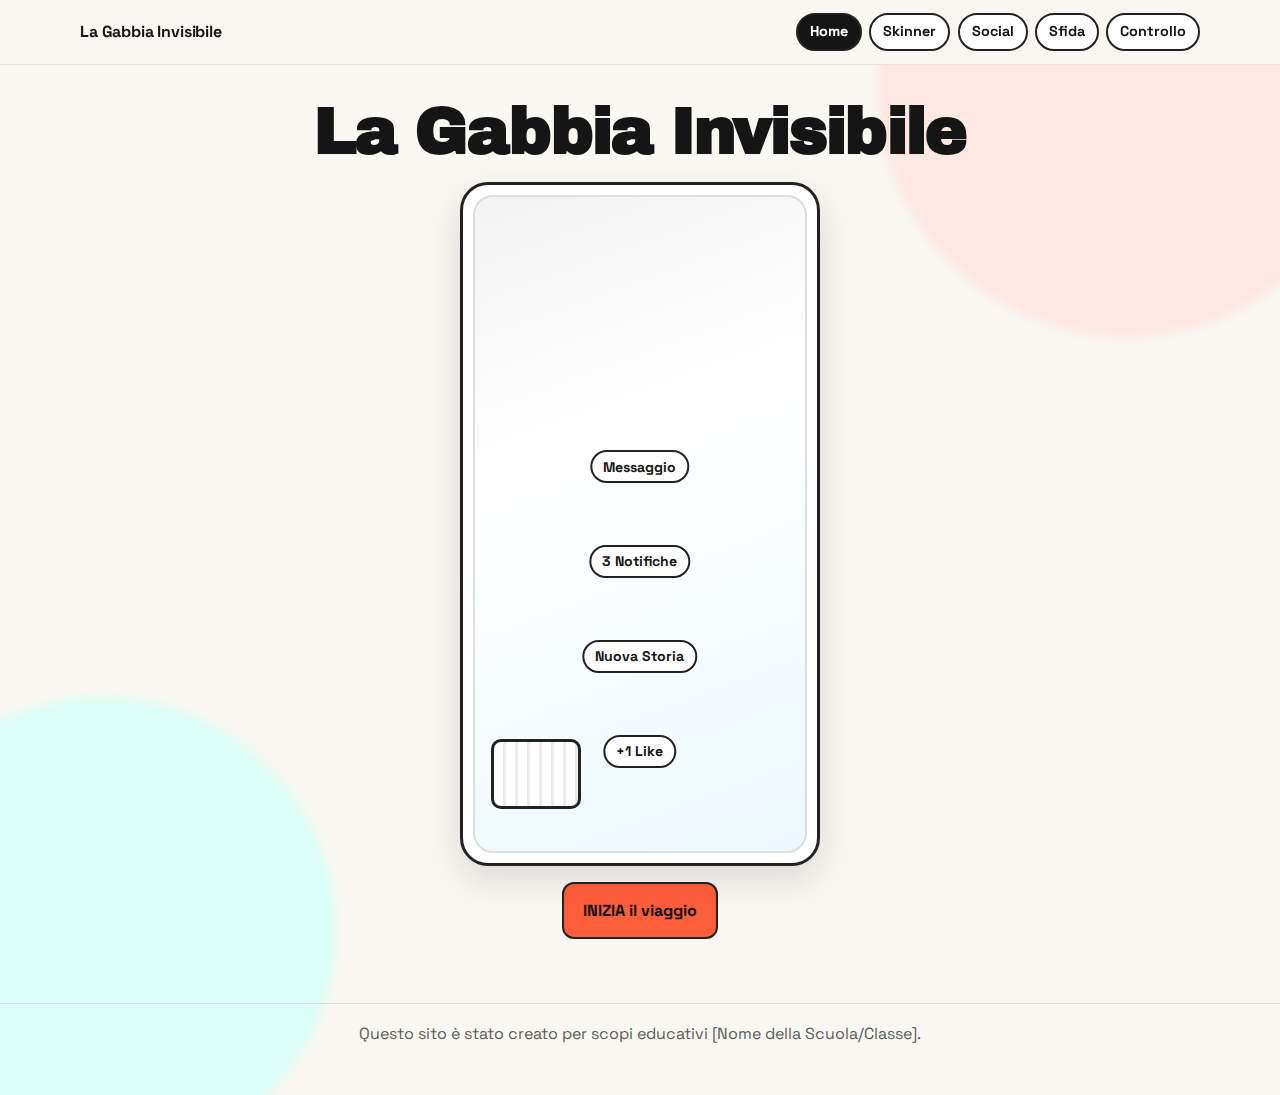
<file: index.html>
<!doctype html>
<html lang="it">
<head>
  <meta charset="UTF-8" />
  <meta http-equiv="refresh" content="0; url=home.html" />
  <meta name="viewport" content="width=device-width, initial-scale=1.0" />
  <title>La Gabbia Invisibile</title>
</head>
<body>
  <a href="home.html">Vai alla Home</a>
</body>
</html>
</file>
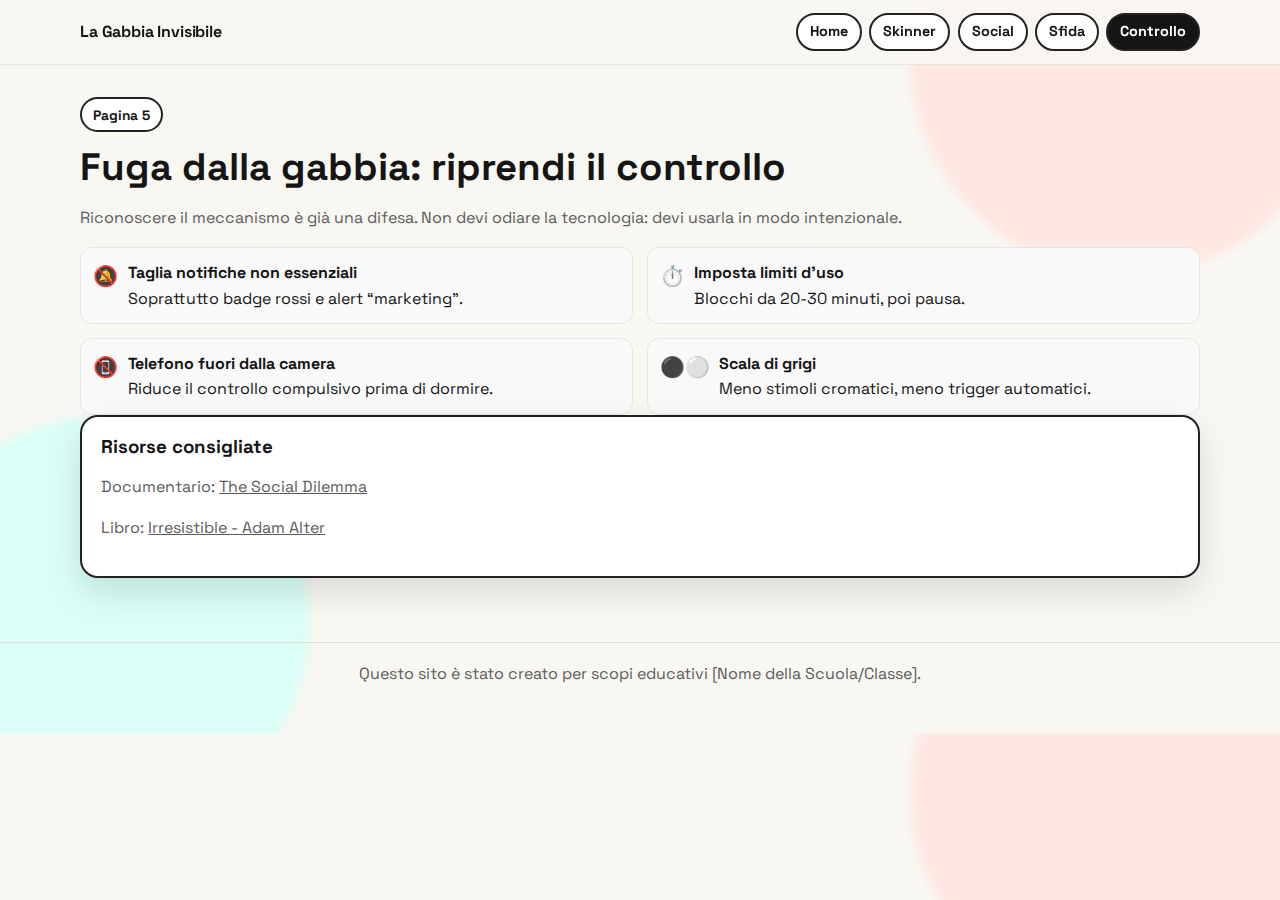
<file: fuga.html>
<!doctype html>
<html lang="it">
<head>
  <meta charset="UTF-8" />
  <meta name="viewport" content="width=device-width, initial-scale=1.0" />
  <title>Fuga dalla Gabbia | La Gabbia Invisibile</title>
  <link rel="preconnect" href="https://fonts.googleapis.com" />
  <link rel="preconnect" href="https://fonts.gstatic.com" crossorigin />
  <link href="https://fonts.googleapis.com/css2?family=Space+Grotesk:wght@400;500;700&family=Archivo+Black&display=swap" rel="stylesheet" />
  <link rel="stylesheet" href="assets/styles.css" />
  <script defer src="assets/common.js"></script>
</head>
<body data-page="fuga">
  <header class="site-header">
    <div class="container header-wrap">
      <a class="brand" href="home.html">La Gabbia Invisibile</a>
      <nav class="menu" aria-label="Menu principale">
        <a href="home.html" data-nav="home">Home</a>
        <a href="skinner.html" data-nav="skinner">Skinner</a>
        <a href="social.html" data-nav="social">Social</a>
        <a href="sfida.html" data-nav="sfida">Sfida</a>
        <a href="fuga.html" data-nav="fuga">Controllo</a>
      </nav>
    </div>
  </header>

  <main class="page">
    <section class="reveal">
      <span class="kicker">Pagina 5</span>
      <h2>Fuga dalla gabbia: riprendi il controllo</h2>
      <p>
        Riconoscere il meccanismo è già una difesa. Non devi odiare la tecnologia:
        devi usarla in modo intenzionale.
      </p>

      <div class="tips-grid">
        <article class="tip-card">
          <i>🔕</i>
          <div>
            <strong>Taglia notifiche non essenziali</strong><br />
            Soprattutto badge rossi e alert “marketing”.
          </div>
        </article>

        <article class="tip-card">
          <i>⏱️</i>
          <div>
            <strong>Imposta limiti d’uso</strong><br />
            Blocchi da 20-30 minuti, poi pausa.
          </div>
        </article>

        <article class="tip-card">
          <i>📵</i>
          <div>
            <strong>Telefono fuori dalla camera</strong><br />
            Riduce il controllo compulsivo prima di dormire.
          </div>
        </article>

        <article class="tip-card">
          <i>⚫⚪</i>
          <div>
            <strong>Scala di grigi</strong><br />
            Meno stimoli cromatici, meno trigger automatici.
          </div>
        </article>
      </div>
    </section>

    <section class="reveal">
      <article class="card">
        <h3>Risorse consigliate</h3>
        <p>
          Documentario: <a href="https://www.thesocialdilemma.com/" target="_blank" rel="noreferrer">The Social Dilemma</a>
        </p>
        <p>
          Libro: <a href="https://www.penguinrandomhouse.com/books/533763/irresistible-by-adam-alter/" target="_blank" rel="noreferrer">Irresistible - Adam Alter</a>
        </p>
      </article>
    </section>
  </main>

  <footer class="site-footer">
    <div class="container">
      <p>Questo sito è stato creato per scopi educativi [Nome della Scuola/Classe].</p>
    </div>
  </footer>
</body>
</html>
</file>
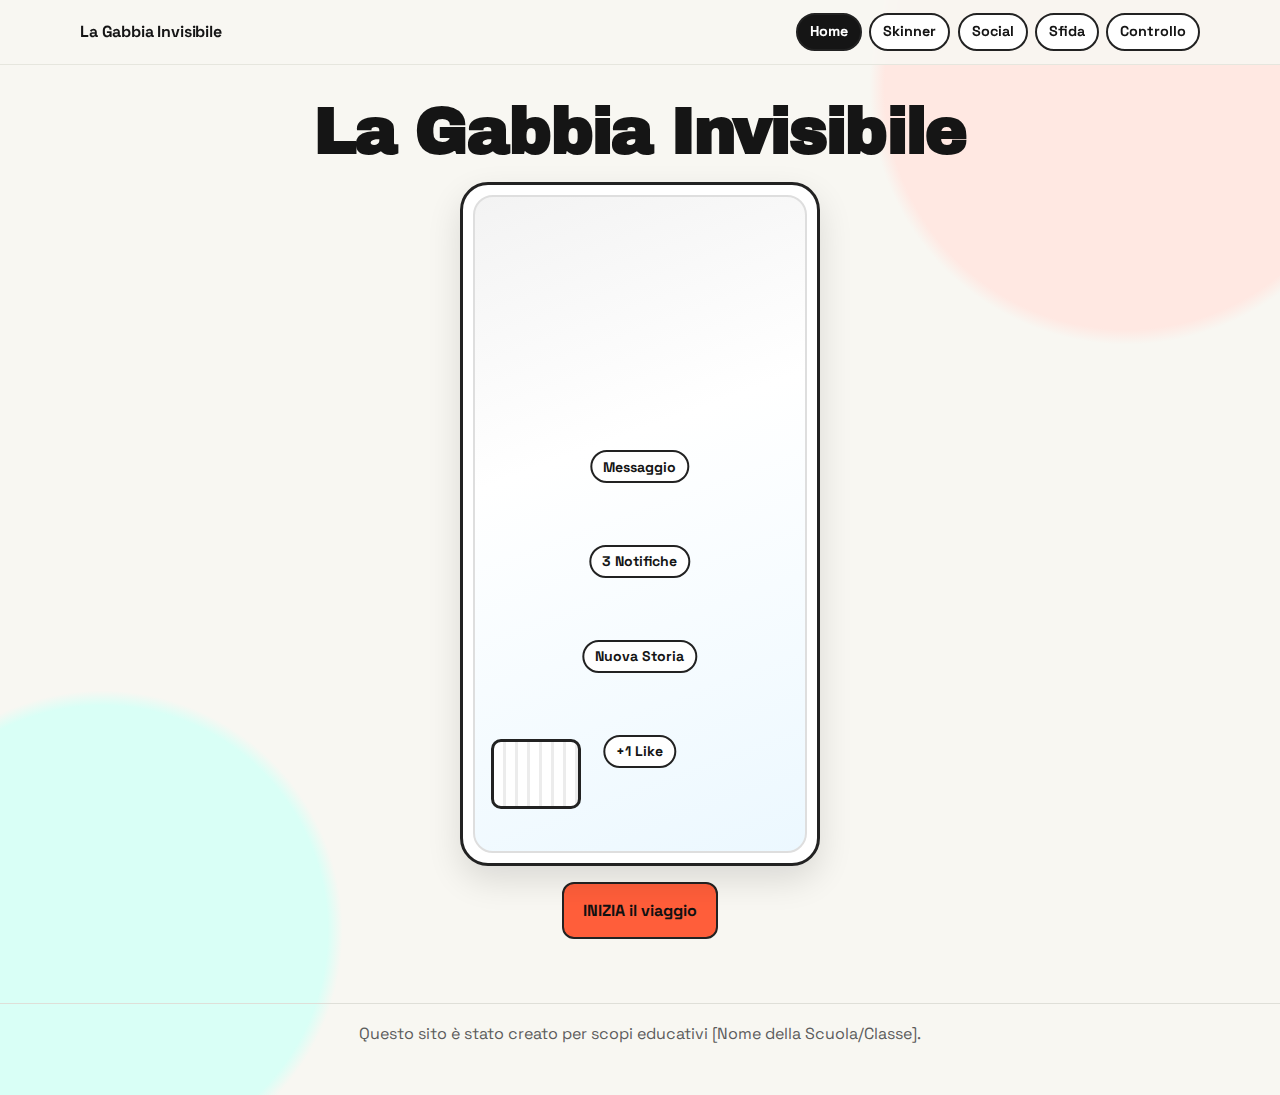
<file: home.html>
<!doctype html>
<html lang="it">
<head>
  <meta charset="UTF-8" />
  <meta name="viewport" content="width=device-width, initial-scale=1.0" />
  <title>Home | La Gabbia Invisibile</title>
  <link rel="preconnect" href="https://fonts.googleapis.com" />
  <link rel="preconnect" href="https://fonts.gstatic.com" crossorigin />
  <link href="https://fonts.googleapis.com/css2?family=Space+Grotesk:wght@400;500;700&family=Archivo+Black&display=swap" rel="stylesheet" />
  <link rel="stylesheet" href="assets/styles.css" />
  <script defer src="assets/common.js"></script>
</head>
<body data-page="home">
  <header class="site-header">
    <div class="container header-wrap">
      <a class="brand" href="home.html">La Gabbia Invisibile</a>
      <nav class="menu" aria-label="Menu principale">
        <a href="home.html" data-nav="home">Home</a>
        <a href="skinner.html" data-nav="skinner">Skinner</a>
        <a href="social.html" data-nav="social">Social</a>
        <a href="sfida.html" data-nav="sfida">Sfida</a>
        <a href="fuga.html" data-nav="fuga">Controllo</a>
      </nav>
    </div>
  </header>

  <main class="page hero-home">
    <div class="hero-inner">
      <h1 class="title-home">La Gabbia Invisibile</h1>

      <div class="phone-art" aria-hidden="true">
        <div class="phone-screen"></div>
        <div class="noti">+1 Like</div>
        <div class="noti">Nuova Storia</div>
        <div class="noti">3 Notifiche</div>
        <div class="noti">Messaggio</div>
        <div class="mini-cage"></div>
      </div>

      <a href="skinner.html" class="btn-primary">INIZIA il viaggio</a>
    </div>
  </main>

  <footer class="site-footer">
    <div class="container">
      <p>Questo sito è stato creato per scopi educativi [Nome della Scuola/Classe].</p>
    </div>
  </footer>
</body>
</html>
</file>
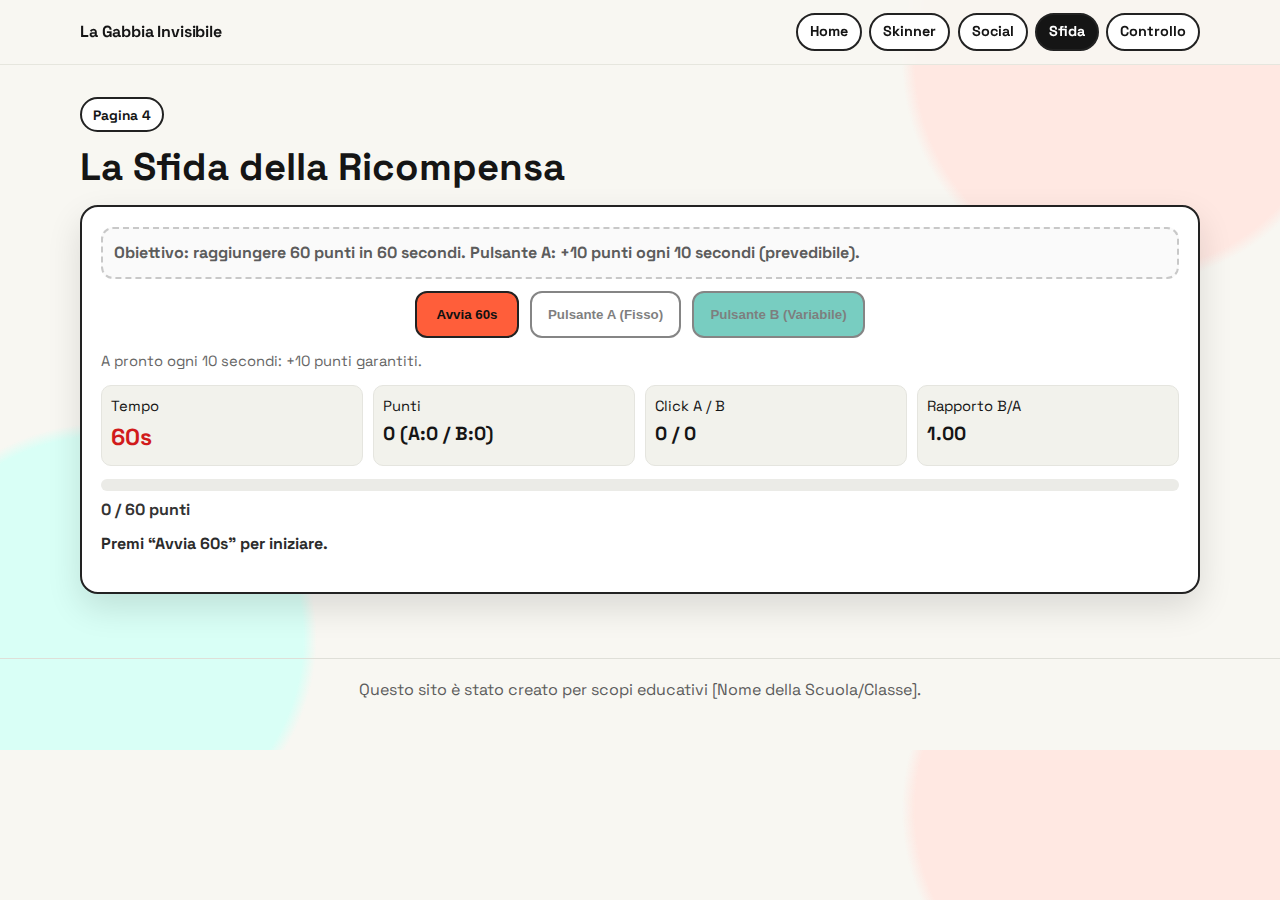
<file: sfida.html>
<!doctype html>
<html lang="it">
<head>
  <meta charset="UTF-8" />
  <meta name="viewport" content="width=device-width, initial-scale=1.0" />
  <title>Sfida della Ricompensa | La Gabbia Invisibile</title>
  <link rel="preconnect" href="https://fonts.googleapis.com" />
  <link rel="preconnect" href="https://fonts.gstatic.com" crossorigin />
  <link href="https://fonts.googleapis.com/css2?family=Space+Grotesk:wght@400;500;700&family=Archivo+Black&display=swap" rel="stylesheet" />
  <link rel="stylesheet" href="assets/styles.css" />
  <script defer src="assets/common.js"></script>
  <script defer src="assets/sfida.js"></script>
</head>
<body data-page="sfida">
  <header class="site-header">
    <div class="container header-wrap">
      <a class="brand" href="home.html">La Gabbia Invisibile</a>
      <nav class="menu" aria-label="Menu principale">
        <a href="home.html" data-nav="home">Home</a>
        <a href="skinner.html" data-nav="skinner">Skinner</a>
        <a href="social.html" data-nav="social">Social</a>
        <a href="sfida.html" data-nav="sfida">Sfida</a>
        <a href="fuga.html" data-nav="fuga">Controllo</a>
      </nav>
    </div>
  </header>

  <main class="page">
    <section class="reveal">
      <span class="kicker">Pagina 4</span>
      <h2>La Sfida della Ricompensa</h2>
      <article id="challengeBoard" class="card challenge-board">
        <p class="objective">
          Obiettivo: <strong>raggiungere 60 punti in 60 secondi</strong>.
          Pulsante A: <strong>+10 punti ogni 10 secondi</strong> (prevedibile).
        </p>

        <div class="challenge-buttons">
          <button id="startBtn" class="btn-primary">Avvia 60s</button>
          <button id="btnA" disabled>Pulsante A (Fisso)</button>
          <button id="btnB" class="secondary" disabled>Pulsante B (Variabile)</button>
        </div>

        <p id="aInfo" class="micro-copy">A pronto ogni 10 secondi: +10 punti garantiti.</p>

        <div class="stats-grid">
          <div class="stat-box timer-alert">Tempo<strong id="timeOut">60s</strong></div>
          <div class="stat-box">Punti<strong id="pointsOut">0 (A:0 / B:0)</strong></div>
          <div class="stat-box">Click A / B<strong id="clicksOut">0 / 0</strong></div>
          <div class="stat-box">Rapporto B/A<strong id="ratioOutLive">1.00</strong></div>
        </div>

        <div class="goal-wrap">
          <div class="goal-track">
            <div id="goalFill" class="goal-fill"></div>
          </div>
          <div id="goalLabel" class="goal-label">0 / 60 punti</div>
        </div>

        <p id="liveMessage" class="live-message">Premi “Avvia 60s” per iniziare.</p>

        <div id="finalBox" class="final-box hidden">
          <p id="debriefMain"></p>
          <p id="ratioOut"></p>

          <div class="chart">
            <div class="chart-row">
              <strong>Click A</strong>
              <div class="chart-track"><div id="barA" class="chart-fill chart-fill-a"></div></div>
              <span id="clickAOut">0</span>
            </div>
            <div class="chart-row">
              <strong>Click B</strong>
              <div class="chart-track"><div id="barB" class="chart-fill chart-fill-b"></div></div>
              <span id="clickBOut">0</span>
            </div>
          </div>

          <div id="schemaText" class="schema-box"></div>
        </div>
      </article>
    </section>
  </main>

  <footer class="site-footer">
    <div class="container">
      <p>Questo sito è stato creato per scopi educativi [Nome della Scuola/Classe].</p>
    </div>
  </footer>
</body>
</html>
</file>
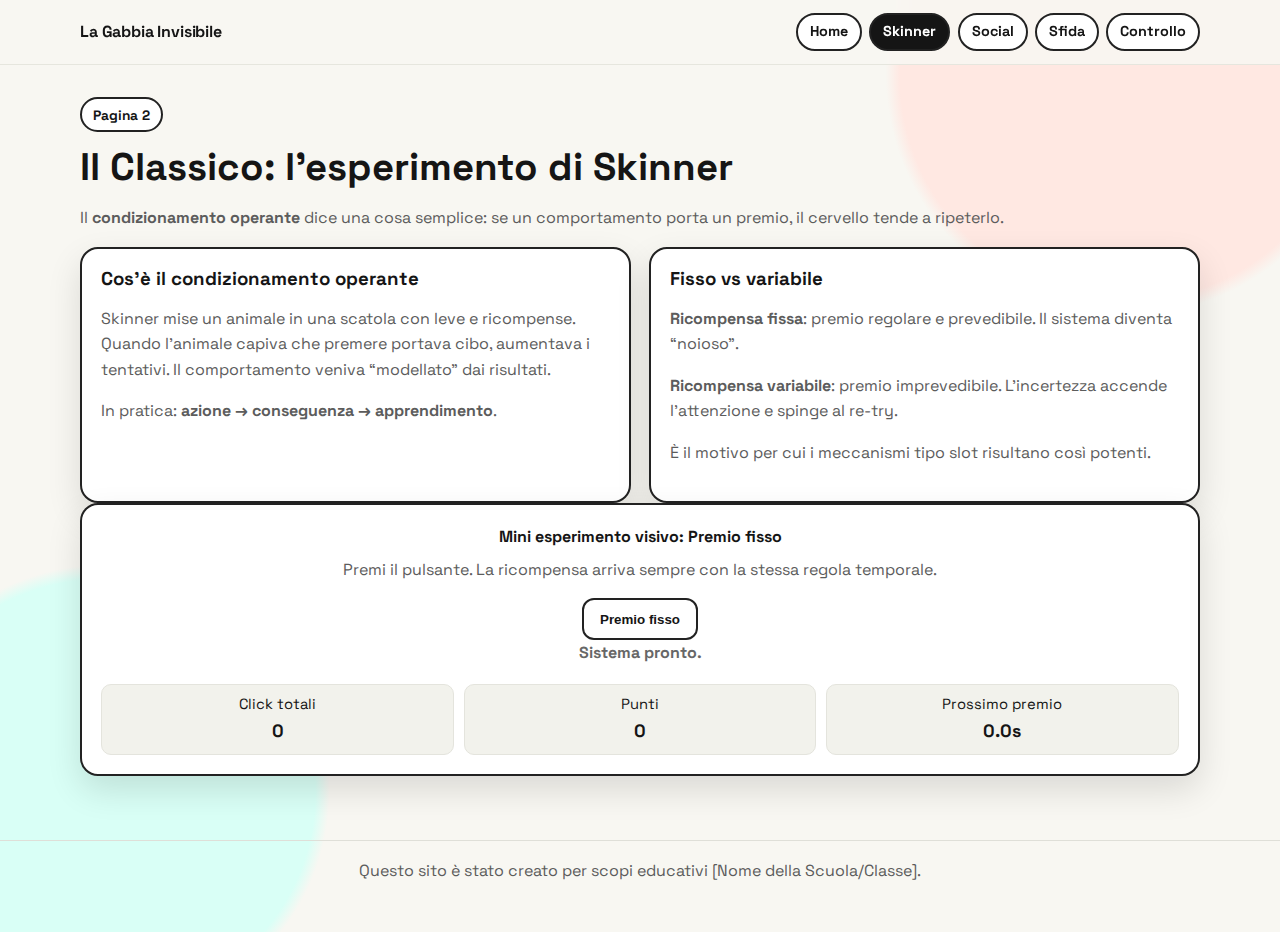
<file: skinner.html>
<!doctype html>
<html lang="it">
<head>
  <meta charset="UTF-8" />
  <meta name="viewport" content="width=device-width, initial-scale=1.0" />
  <title>Esperimento di Skinner | La Gabbia Invisibile</title>
  <link rel="preconnect" href="https://fonts.googleapis.com" />
  <link rel="preconnect" href="https://fonts.gstatic.com" crossorigin />
  <link href="https://fonts.googleapis.com/css2?family=Space+Grotesk:wght@400;500;700&family=Archivo+Black&display=swap" rel="stylesheet" />
  <link rel="stylesheet" href="assets/styles.css" />
  <script defer src="assets/common.js"></script>
  <script defer src="assets/skinner.js"></script>
</head>
<body data-page="skinner">
  <header class="site-header">
    <div class="container header-wrap">
      <a class="brand" href="home.html">La Gabbia Invisibile</a>
      <nav class="menu" aria-label="Menu principale">
        <a href="home.html" data-nav="home">Home</a>
        <a href="skinner.html" data-nav="skinner">Skinner</a>
        <a href="social.html" data-nav="social">Social</a>
        <a href="sfida.html" data-nav="sfida">Sfida</a>
        <a href="fuga.html" data-nav="fuga">Controllo</a>
      </nav>
    </div>
  </header>

  <main class="page">
    <section class="reveal">
      <span class="kicker">Pagina 2</span>
      <h2>Il Classico: l’esperimento di Skinner</h2>
      <p>
        Il <strong>condizionamento operante</strong> dice una cosa semplice: se un comportamento porta un premio,
        il cervello tende a ripeterlo.
      </p>
      <div class="grid-2">
        <article class="card">
          <h3>Cos’è il condizionamento operante</h3>
          <p>
            Skinner mise un animale in una scatola con leve e ricompense. Quando l’animale capiva che premere portava cibo,
            aumentava i tentativi. Il comportamento veniva “modellato” dai risultati.
          </p>
          <p>
            In pratica: <strong>azione → conseguenza → apprendimento</strong>.
          </p>
        </article>

        <article class="card">
          <h3>Fisso vs variabile</h3>
          <p>
            <strong>Ricompensa fissa</strong>: premio regolare e prevedibile. Il sistema diventa “noioso”.
          </p>
          <p>
            <strong>Ricompensa variabile</strong>: premio imprevedibile. L’incertezza accende l’attenzione e spinge al re-try.
          </p>
          <p>
            È il motivo per cui i meccanismi tipo slot risultano così potenti.
          </p>
        </article>
      </div>
    </section>

    <section class="reveal">
      <article class="card fixed-lab">
        <div class="mini-title">Mini esperimento visivo: Premio fisso</div>
        <p>Premi il pulsante. La ricompensa arriva sempre con la stessa regola temporale.</p>
        <button id="fixedBtn">Premio fisso</button>
        <p id="fixedMessage" class="mono-feedback">Sistema pronto.</p>

        <div class="fixed-stats">
          <div class="stat-chip">Click totali<strong id="fixedClicks">0</strong></div>
          <div class="stat-chip">Punti<strong id="fixedPoints">0</strong></div>
          <div class="stat-chip">Prossimo premio<strong id="fixedNext">0.0s</strong></div>
        </div>
      </article>
    </section>
  </main>

  <footer class="site-footer">
    <div class="container">
      <p>Questo sito è stato creato per scopi educativi [Nome della Scuola/Classe].</p>
    </div>
  </footer>
</body>
</html>
</file>
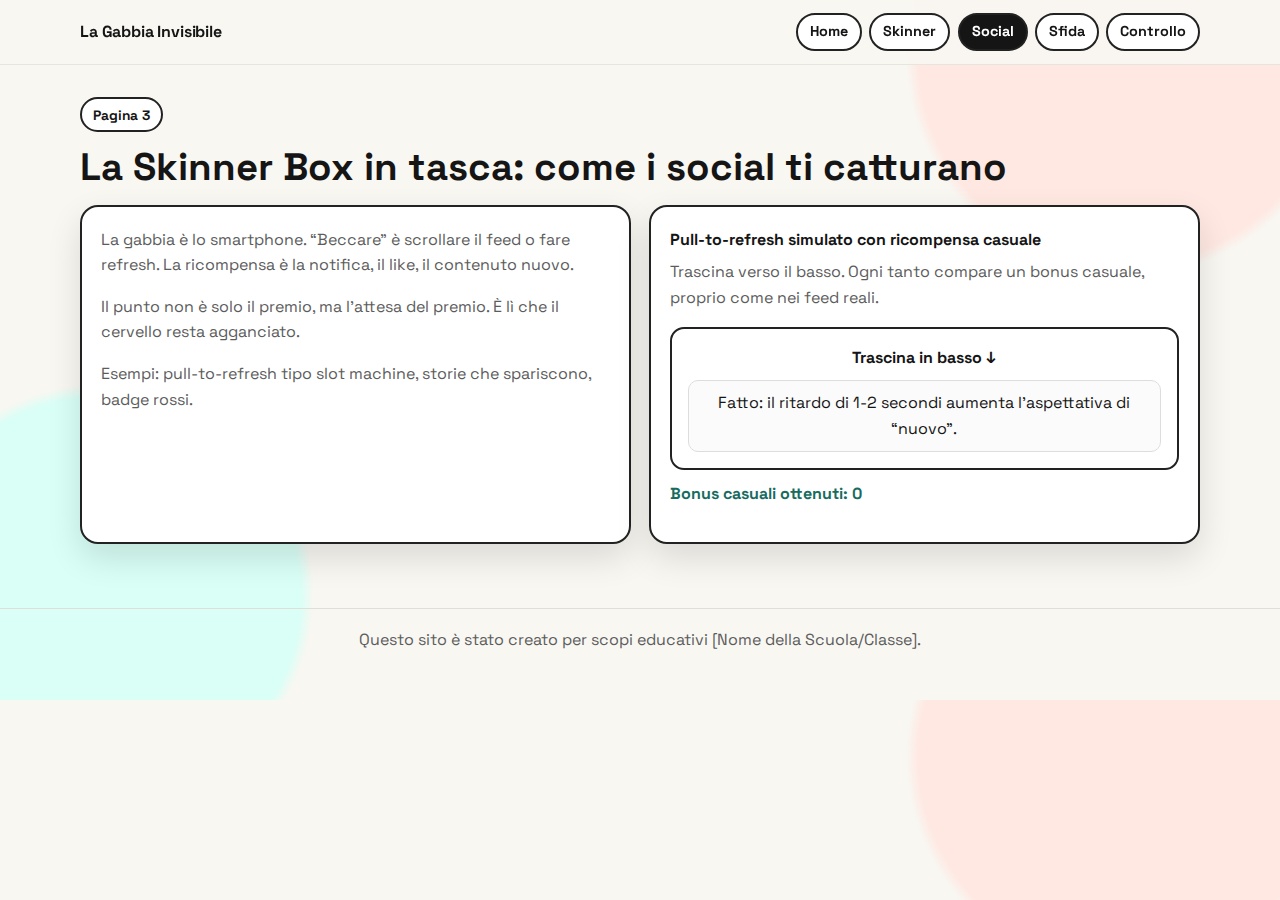
<file: social.html>
<!doctype html>
<html lang="it">
<head>
  <meta charset="UTF-8" />
  <meta name="viewport" content="width=device-width, initial-scale=1.0" />
  <title>Skinner Box e Social | La Gabbia Invisibile</title>
  <link rel="preconnect" href="https://fonts.googleapis.com" />
  <link rel="preconnect" href="https://fonts.gstatic.com" crossorigin />
  <link href="https://fonts.googleapis.com/css2?family=Space+Grotesk:wght@400;500;700&family=Archivo+Black&display=swap" rel="stylesheet" />
  <link rel="stylesheet" href="assets/styles.css" />
  <script defer src="assets/common.js"></script>
  <script defer src="assets/social.js"></script>
</head>
<body data-page="social">
  <header class="site-header">
    <div class="container header-wrap">
      <a class="brand" href="home.html">La Gabbia Invisibile</a>
      <nav class="menu" aria-label="Menu principale">
        <a href="home.html" data-nav="home">Home</a>
        <a href="skinner.html" data-nav="skinner">Skinner</a>
        <a href="social.html" data-nav="social">Social</a>
        <a href="sfida.html" data-nav="sfida">Sfida</a>
        <a href="fuga.html" data-nav="fuga">Controllo</a>
      </nav>
    </div>
  </header>

  <main class="page">
    <section class="reveal">
      <span class="kicker">Pagina 3</span>
      <h2>La Skinner Box in tasca: come i social ti catturano</h2>
      <div class="grid-2">
        <article class="card">
          <p>
            La gabbia è lo smartphone. “Beccare” è scrollare il feed o fare refresh. La ricompensa è la notifica,
            il like, il contenuto nuovo.
          </p>
          <p>
            Il punto non è solo il premio, ma l’attesa del premio. È lì che il cervello resta agganciato.
          </p>
          <p>
            Esempi: pull-to-refresh tipo slot machine, storie che spariscono, badge rossi.
          </p>
        </article>

        <article class="card">
          <div class="mini-title">Pull-to-refresh simulato con ricompensa casuale</div>
          <p>Trascina verso il basso. Ogni tanto compare un bonus casuale, proprio come nei feed reali.</p>

          <div id="pullArea" class="pull-area">
            <strong id="pullLabel">Trascina in basso ↓</strong>
            <div id="spinner" class="spinner"></div>
            <div id="factBox" class="fact-box">
              Fatto: il ritardo di 1-2 secondi aumenta l’aspettativa di “nuovo”.
            </div>
            <div id="bonusToast" class="bonus-toast">🎁 Bonus casuale!</div>
          </div>

          <p class="bonus-counter">Bonus casuali ottenuti: <span id="bonusCount">0</span></p>
        </article>
      </div>
    </section>
  </main>

  <footer class="site-footer">
    <div class="container">
      <p>Questo sito è stato creato per scopi educativi [Nome della Scuola/Classe].</p>
    </div>
  </footer>
</body>
</html>
</file>
<file: assets/styles.css>
:root {
  --bg: #f8f7f2;
  --ink: #151515;
  --muted: #5c5c5c;
  --card: #ffffff;
  --line: #222;
  --accent: #ff5e3a;
  --accent-2: #0aa58f;
  --soft: #f2f2ec;
  --radius: 18px;
  --shadow: 0 14px 34px rgba(0, 0, 0, 0.12);
}

* {
  box-sizing: border-box;
}

html,
body {
  margin: 0;
  padding: 0;
}

body {
  font-family: "Space Grotesk", sans-serif;
  color: var(--ink);
  line-height: 1.6;
  background:
    radial-gradient(circle at 88% 8%, #ffe8e2 0 16%, transparent 17%),
    radial-gradient(circle at 8% 85%, #d9fff6 0 15%, transparent 16%),
    var(--bg);
}

a {
  color: inherit;
}

.container {
  width: min(1120px, 92%);
  margin-inline: auto;
}

.site-header {
  position: sticky;
  top: 0;
  z-index: 50;
  backdrop-filter: blur(8px);
  background: rgba(248, 247, 242, 0.86);
  border-bottom: 1px solid #e6e6de;
}

.header-wrap {
  display: flex;
  align-items: center;
  gap: 1rem;
  justify-content: space-between;
  padding: 0.8rem 0;
}

.brand {
  font-weight: 700;
  text-decoration: none;
  letter-spacing: -0.01em;
}

.menu {
  display: flex;
  gap: 0.45rem;
  flex-wrap: wrap;
}

.menu a {
  text-decoration: none;
  border: 2px solid var(--line);
  background: #fff;
  border-radius: 999px;
  padding: 0.35rem 0.75rem;
  font-size: 0.9rem;
  font-weight: 700;
}

.menu a.active {
  background: var(--ink);
  color: #fff;
}

.page {
  width: min(1120px, 92%);
  margin: 2rem auto 4rem;
}

.hero-home {
  min-height: calc(100vh - 120px);
  display: grid;
  place-items: center;
}

.hero-inner {
  text-align: center;
  display: grid;
  gap: 1rem;
  justify-items: center;
}

.title-home {
  margin: 0;
  font-family: "Archivo Black", sans-serif;
  font-size: clamp(2rem, 5.2vw, 4rem);
  line-height: 1.08;
  letter-spacing: -0.03em;
}

.btn-primary {
  border: 2px solid var(--line);
  background: var(--accent);
  color: #111;
  font-weight: 700;
  padding: 0.85rem 1.2rem;
  border-radius: 12px;
  text-decoration: none;
  cursor: pointer;
}

.btn-primary:hover {
  transform: translateY(-2px);
}

.phone-art {
  width: min(360px, 92vw);
  aspect-ratio: 10 / 19;
  border: 3px solid var(--line);
  border-radius: 28px;
  box-shadow: var(--shadow);
  background: var(--card);
  position: relative;
  overflow: hidden;
}

.phone-screen {
  position: absolute;
  inset: 10px;
  border-radius: 20px;
  border: 2px solid #dedede;
  background: linear-gradient(160deg, #f3f3f3 0%, #ffffff 38%, #ecf8ff 100%);
}

.noti {
  position: absolute;
  left: 50%;
  transform: translateX(-50%);
  border: 2px solid var(--line);
  border-radius: 999px;
  background: #fff;
  padding: 0.2rem 0.7rem;
  font-size: 0.88rem;
  font-weight: 700;
  animation: floatUp 3.6s infinite ease-in-out;
  z-index: 2;
}

.noti:nth-child(2) {
  bottom: 14%;
  animation-delay: 0s;
}

.noti:nth-child(3) {
  bottom: 28%;
  animation-delay: 0.8s;
}

.noti:nth-child(4) {
  bottom: 42%;
  animation-delay: 1.6s;
}

.noti:nth-child(5) {
  bottom: 56%;
  animation-delay: 2.4s;
}

.mini-cage {
  position: absolute;
  bottom: 8%;
  left: 8%;
  width: 90px;
  height: 70px;
  border: 3px solid var(--line);
  border-radius: 10px;
  background: repeating-linear-gradient(90deg, #fff 0 9px, #ececec 9px 12px);
  z-index: 2;
}

@keyframes floatUp {
  0%,
  100% {
    transform: translate(-50%, 9px);
    opacity: 0.2;
  }
  35% {
    opacity: 1;
  }
  70% {
    transform: translate(-50%, -20px);
    opacity: 0.72;
  }
}

h1,
h2,
h3 {
  margin: 0 0 1rem;
  line-height: 1.15;
}

h2 {
  font-size: clamp(1.55rem, 3vw, 2.5rem);
}

p {
  margin: 0 0 1rem;
  color: var(--muted);
}

.kicker {
  display: inline-block;
  margin-bottom: 0.8rem;
  border: 2px solid var(--line);
  background: #fff;
  border-radius: 999px;
  padding: 0.3rem 0.7rem;
  font-weight: 700;
  font-size: 0.86rem;
}

.grid-2 {
  display: grid;
  grid-template-columns: 1fr 1fr;
  gap: 1.1rem;
}

.card {
  background: var(--card);
  border: 2px solid var(--line);
  border-radius: var(--radius);
  box-shadow: var(--shadow);
  padding: 1.2rem;
}

.mini-title {
  font-weight: 700;
  margin-bottom: 0.45rem;
}

.buttons {
  display: flex;
  gap: 0.7rem;
  flex-wrap: wrap;
  margin: 0.8rem 0;
}

button {
  border: 2px solid var(--line);
  background: #fff;
  color: var(--ink);
  border-radius: 12px;
  font-weight: 700;
  padding: 0.72rem 1rem;
  cursor: pointer;
}

button.secondary {
  background: var(--accent-2);
}

button:disabled {
  opacity: 0.55;
  cursor: not-allowed;
}

/* PAGINA 2 - fixed experiment */
.fixed-lab {
  text-align: center;
}

.mono-feedback {
  min-height: 28px;
  color: #676767;
  font-weight: 700;
}

.fixed-stats {
  margin-top: 0.8rem;
  display: grid;
  grid-template-columns: repeat(3, 1fr);
  gap: 0.6rem;
}

.stat-chip {
  background: var(--soft);
  border: 1px solid #e4e4dd;
  border-radius: 10px;
  padding: 0.5rem 0.6rem;
  font-size: 0.92rem;
}

.stat-chip strong {
  display: block;
  font-size: 1.12rem;
  color: var(--ink);
}

/* PAGINA 3 - pull to refresh */
.pull-area {
  border: 2px solid var(--line);
  border-radius: 14px;
  background: #fff;
  padding: 1rem;
  text-align: center;
  user-select: none;
  touch-action: none;
  position: relative;
  overflow: hidden;
}

.spinner {
  width: 26px;
  height: 26px;
  border: 3px solid #ddd;
  border-top: 3px solid var(--ink);
  border-radius: 50%;
  margin: 0.5rem auto;
  display: none;
  animation: spin 1s linear infinite;
}

@keyframes spin {
  to {
    transform: rotate(360deg);
  }
}

.fact-box {
  margin-top: 0.6rem;
  padding: 0.6rem;
  border: 1px solid #ddd;
  border-radius: 10px;
  background: #fbfbfb;
}

.bonus-counter {
  margin-top: 0.7rem;
  font-weight: 700;
  color: #186b5f;
}

.bonus-toast {
  position: absolute;
  left: 50%;
  bottom: 14px;
  transform: translateX(-50%) translateY(20px);
  opacity: 0;
  background: #111;
  color: #fff;
  border-radius: 999px;
  padding: 0.32rem 0.72rem;
  font-weight: 700;
  font-size: 0.86rem;
  transition: 0.25s ease;
  pointer-events: none;
}

.bonus-toast.show {
  opacity: 1;
  transform: translateX(-50%) translateY(0);
}

/* PAGINA 4 - sfida */
.challenge-board {
  position: relative;
  overflow: hidden;
}

.objective {
  border: 2px dashed #c8c8c8;
  border-radius: 12px;
  padding: 0.7rem;
  background: #fafafa;
  margin-bottom: 0.8rem;
  font-weight: 700;
}

.challenge-buttons {
  display: flex;
  gap: 0.7rem;
  flex-wrap: wrap;
  justify-content: center;
  margin: 0.8rem 0;
}

.stats-grid {
  display: grid;
  grid-template-columns: repeat(4, 1fr);
  gap: 0.6rem;
  margin-bottom: 0.8rem;
}

.stat-box {
  background: var(--soft);
  border: 1px solid #e5e5df;
  border-radius: 10px;
  padding: 0.58rem;
  text-align: left;
  font-size: 0.92rem;
}

.stat-box strong {
  display: block;
  color: var(--ink);
  font-size: 1.18rem;
}

.timer-alert strong {
  color: #d11b1b;
  font-size: 1.45rem;
}

.pulse {
  animation: pulse 0.65s infinite;
}

@keyframes pulse {
  0%,
  100% {
    transform: scale(1);
  }
  50% {
    transform: scale(1.04);
  }
}

.goal-wrap {
  margin: 0.75rem 0 0.55rem;
}

.goal-track {
  height: 12px;
  border-radius: 999px;
  background: #ebebe7;
  overflow: hidden;
}

.goal-fill {
  width: 0%;
  height: 100%;
  background: linear-gradient(90deg, var(--accent), #ffa66f);
  transition: width 0.25s ease;
}

.goal-label {
  margin-top: 0.35rem;
  font-weight: 700;
  color: #333;
}

.micro-copy {
  color: #666;
  font-size: 0.92rem;
  margin-bottom: 0.7rem;
}

.live-message {
  min-height: 26px;
  font-weight: 700;
  color: #2b2b2b;
}

.final-box {
  margin-top: 0.9rem;
  border: 1px solid #ddd;
  border-radius: 12px;
  padding: 0.85rem;
  background: #fafafa;
  text-align: left;
}

.chart {
  display: grid;
  gap: 0.55rem;
  margin: 0.7rem 0;
}

.chart-row {
  display: grid;
  grid-template-columns: 110px 1fr 44px;
  gap: 0.55rem;
  align-items: center;
}

.chart-track {
  height: 12px;
  border-radius: 999px;
  background: #e9e9e5;
  overflow: hidden;
}

.chart-fill {
  width: 0%;
  height: 100%;
  transition: width 0.65s ease;
}

.chart-fill-a {
  background: #b8b8b8;
}

.chart-fill-b {
  background: var(--accent-2);
}

.schema-box {
  border: 1px solid #e2e2e2;
  border-radius: 10px;
  background: #fff;
  padding: 0.7rem;
  font-size: 0.93rem;
  color: #333;
}

.hidden {
  display: none;
}

.float-reward {
  position: absolute;
  pointer-events: none;
  opacity: 0;
  transform: translate(-50%, 0) scale(0.9);
  animation: rise 0.85s ease forwards;
  z-index: 20;
  font-weight: 700;
  white-space: nowrap;
}

.float-reward.mono {
  color: #888;
  font-size: 0.88rem;
}

.float-reward.var {
  color: #0a9d87;
  font-size: 1rem;
}

.float-reward.jackpot {
  color: #ff7a00;
  font-size: 1.2rem;
  text-shadow: 0 0 10px rgba(255, 122, 0, 0.35);
}

@keyframes rise {
  0% {
    transform: translate(-50%, 0) scale(0.9);
    opacity: 0;
  }
  18% {
    opacity: 1;
  }
  100% {
    transform: translate(-50%, -40px) scale(1.05);
    opacity: 0;
  }
}

.shake {
  animation: shake 0.28s linear;
}

.shake-jackpot {
  animation: shakeJackpot 0.45s ease;
}

@keyframes shake {
  0%,
  100% {
    transform: translateX(0);
  }
  20% {
    transform: translateX(-3px);
  }
  40% {
    transform: translateX(3px);
  }
  60% {
    transform: translateX(-2px);
  }
  80% {
    transform: translateX(2px);
  }
}

@keyframes shakeJackpot {
  0%,
  100% {
    transform: translateX(0) scale(1);
  }
  20% {
    transform: translateX(-6px) scale(1.03);
  }
  40% {
    transform: translateX(6px) scale(1.03);
  }
  60% {
    transform: translateX(-4px) scale(1.02);
  }
  80% {
    transform: translateX(4px) scale(1.02);
  }
}

.particle {
  position: absolute;
  pointer-events: none;
  font-size: 18px;
  opacity: 0;
  animation: burst 700ms ease forwards;
  z-index: 19;
}

@keyframes burst {
  0% {
    opacity: 1;
    transform: translate(0, 0) scale(0.6);
  }
  100% {
    opacity: 0;
    transform: translate(var(--dx), var(--dy)) scale(1.2);
  }
}

/* PAGINA 5 */
.tips-grid {
  display: grid;
  grid-template-columns: repeat(2, 1fr);
  gap: 0.85rem;
}

.tip-card {
  border: 1px solid #e5e5e5;
  border-radius: 12px;
  background: #f9f9f9;
  padding: 0.75rem;
  display: flex;
  gap: 0.6rem;
  align-items: flex-start;
}

.tip-card i {
  font-style: normal;
  font-size: 1.25rem;
}

.site-footer {
  border-top: 1px solid #dfdfd8;
  padding: 1.1rem 0 2rem;
  text-align: center;
  color: var(--muted);
}

.reveal {
  opacity: 0;
  transform: translateY(16px);
  transition: opacity 0.6s ease, transform 0.6s ease;
}

.reveal.visible {
  opacity: 1;
  transform: translateY(0);
}

@media (max-width: 920px) {
  .grid-2,
  .tips-grid {
    grid-template-columns: 1fr;
  }

  .fixed-stats,
  .stats-grid {
    grid-template-columns: 1fr;
  }

  .chart-row {
    grid-template-columns: 90px 1fr 44px;
  }

  .hero-home {
    min-height: auto;
    padding: 2rem 0;
  }
}
</file>
